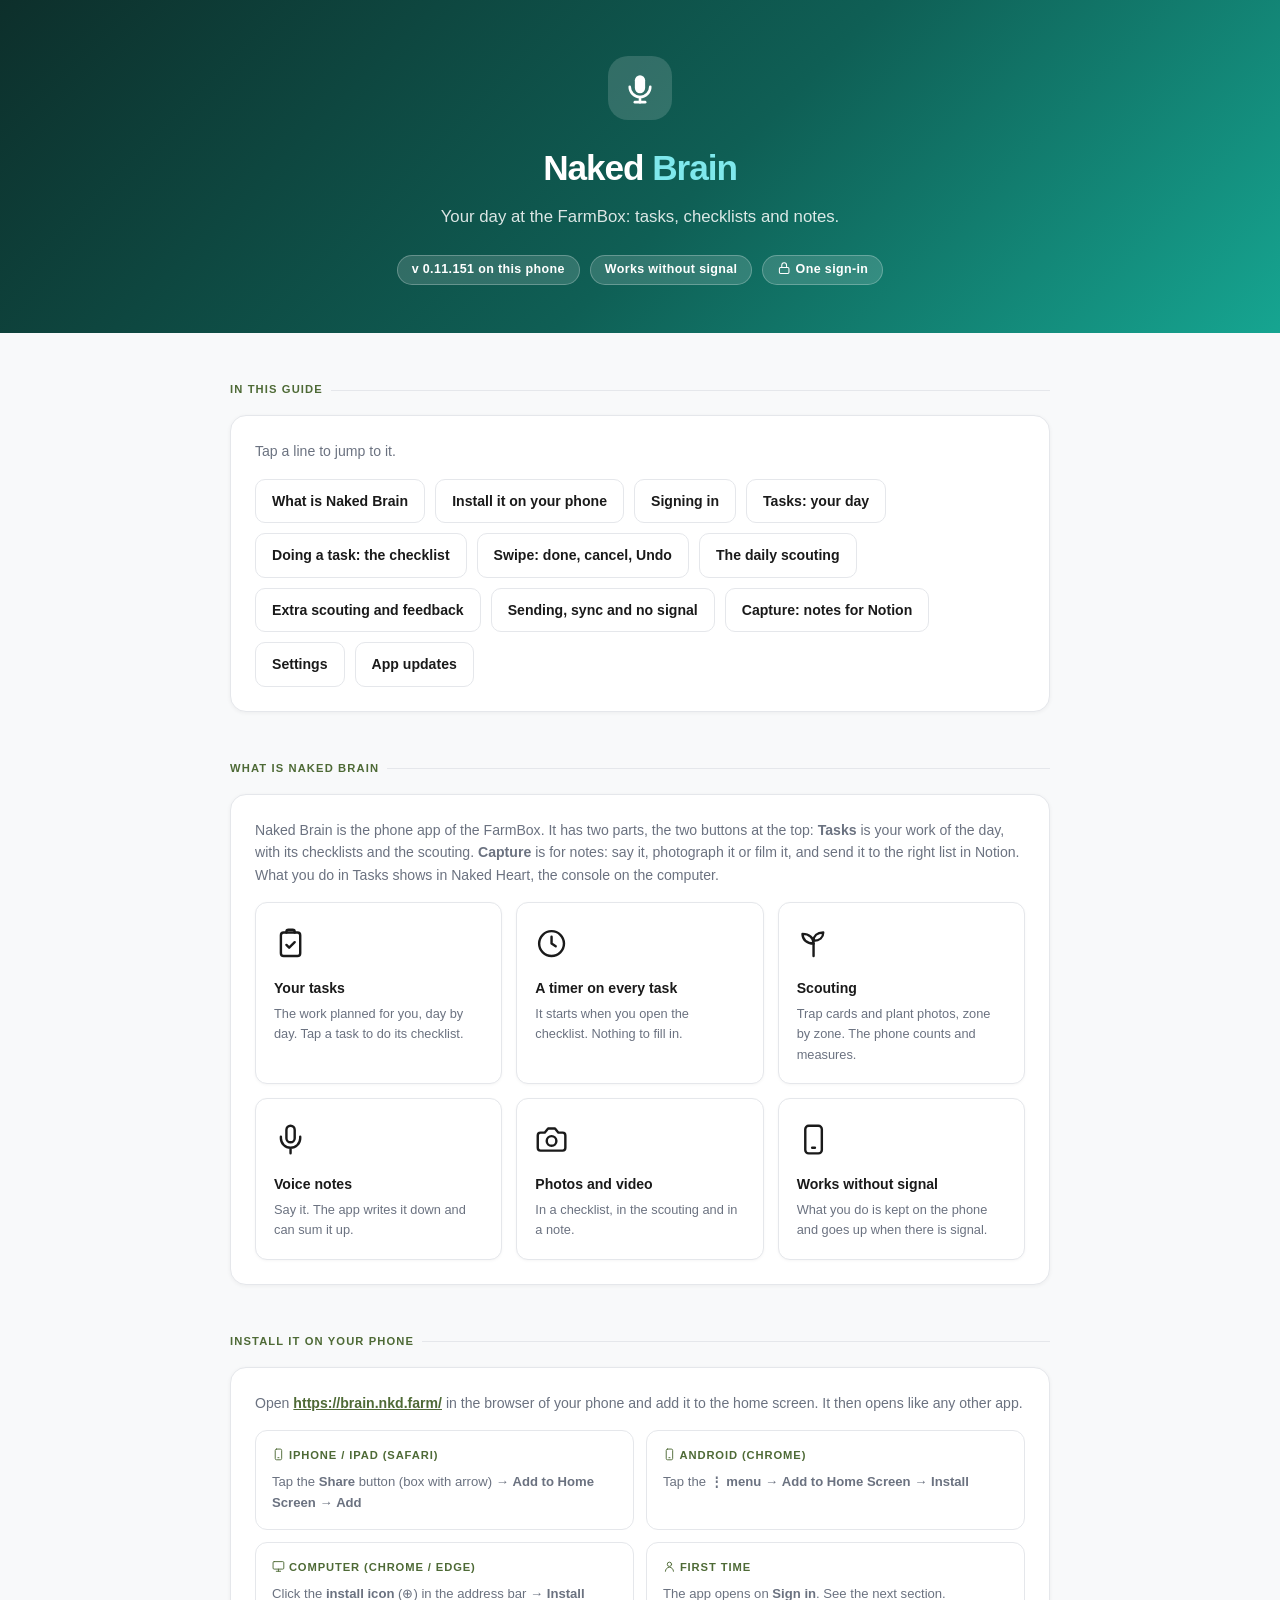
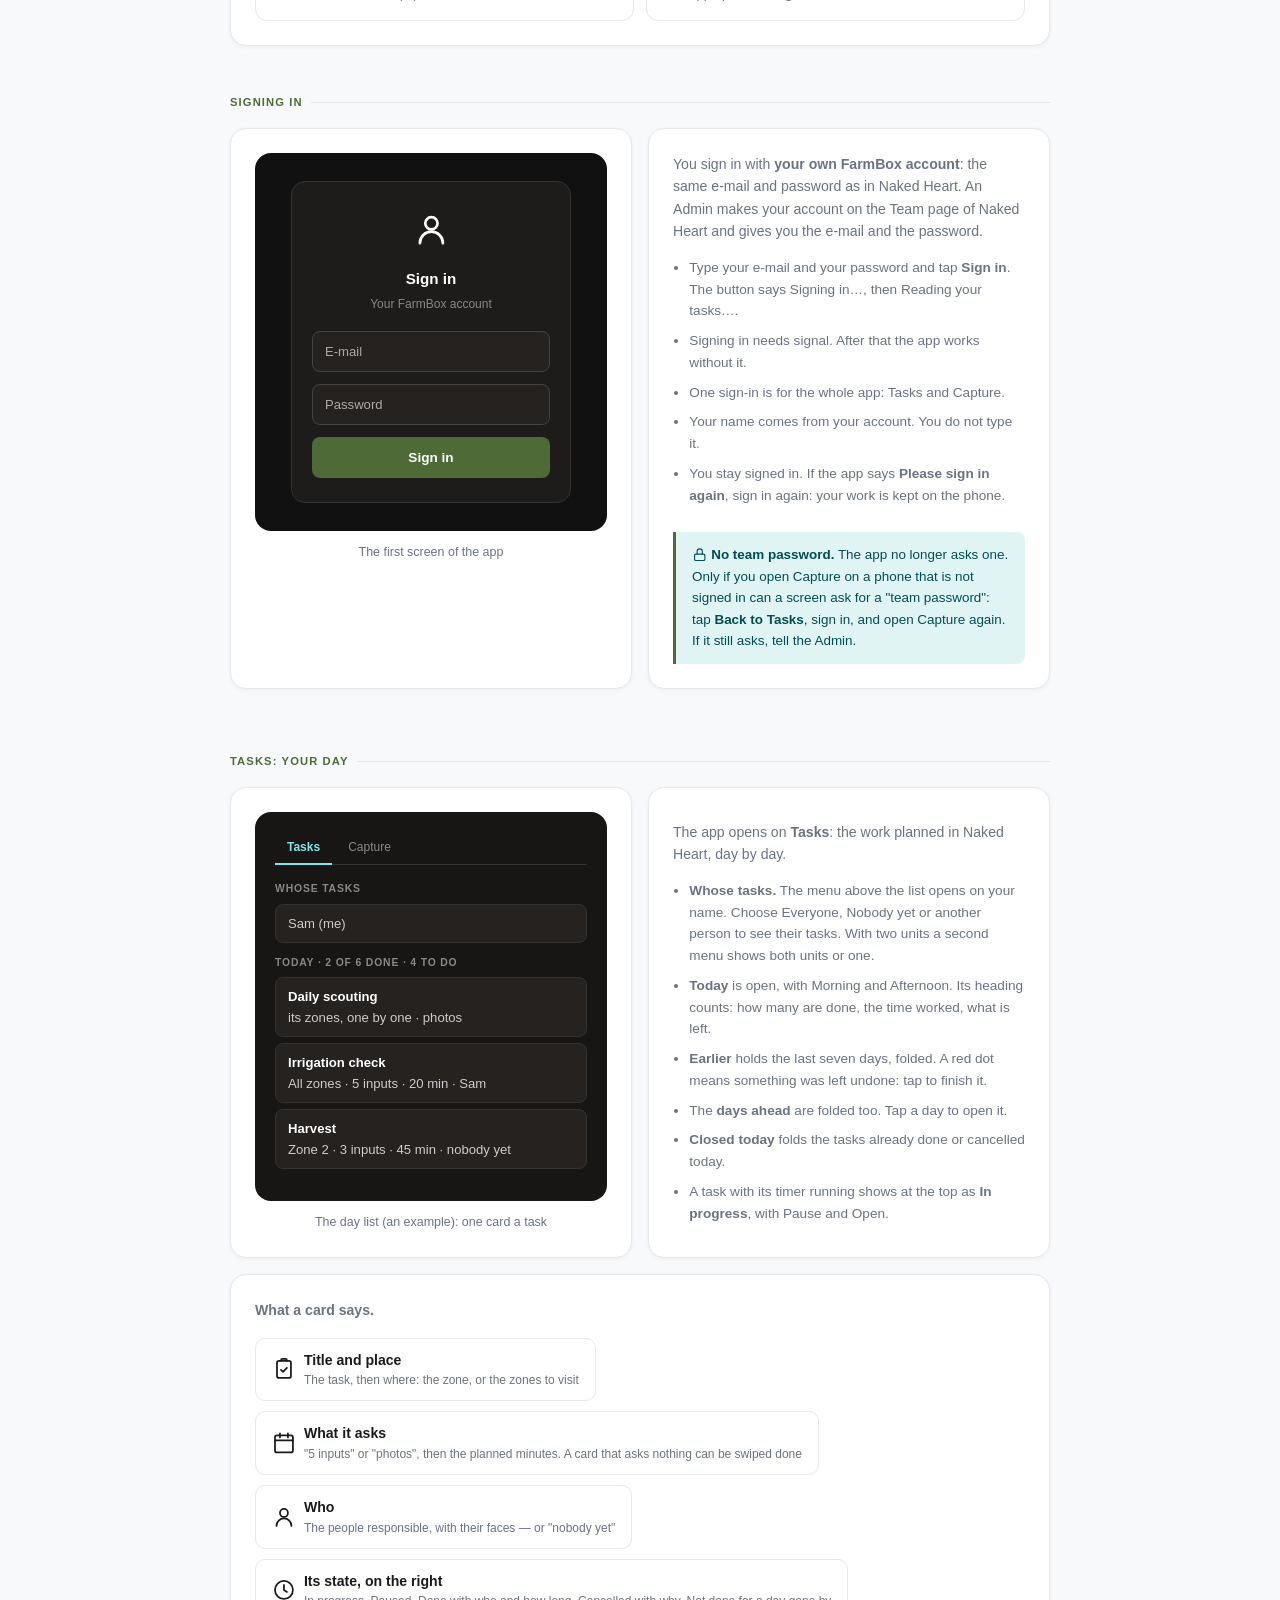
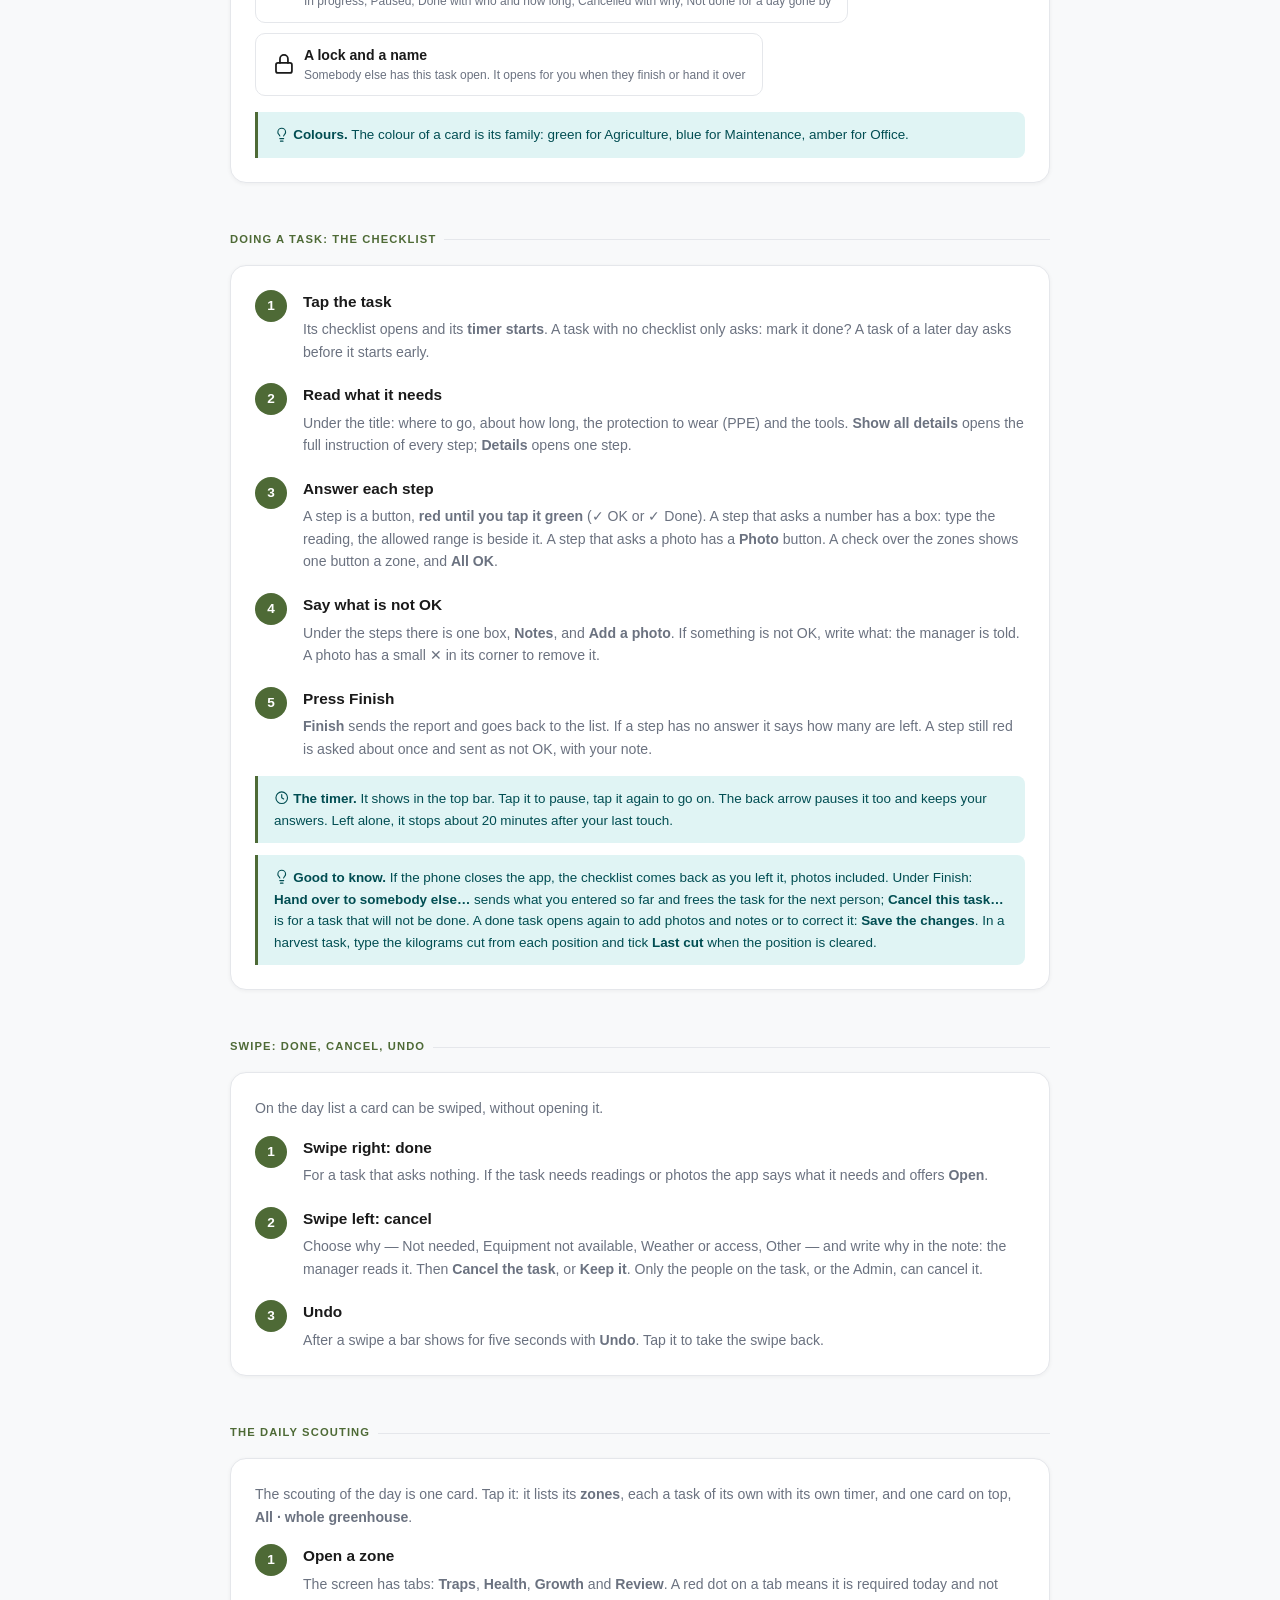
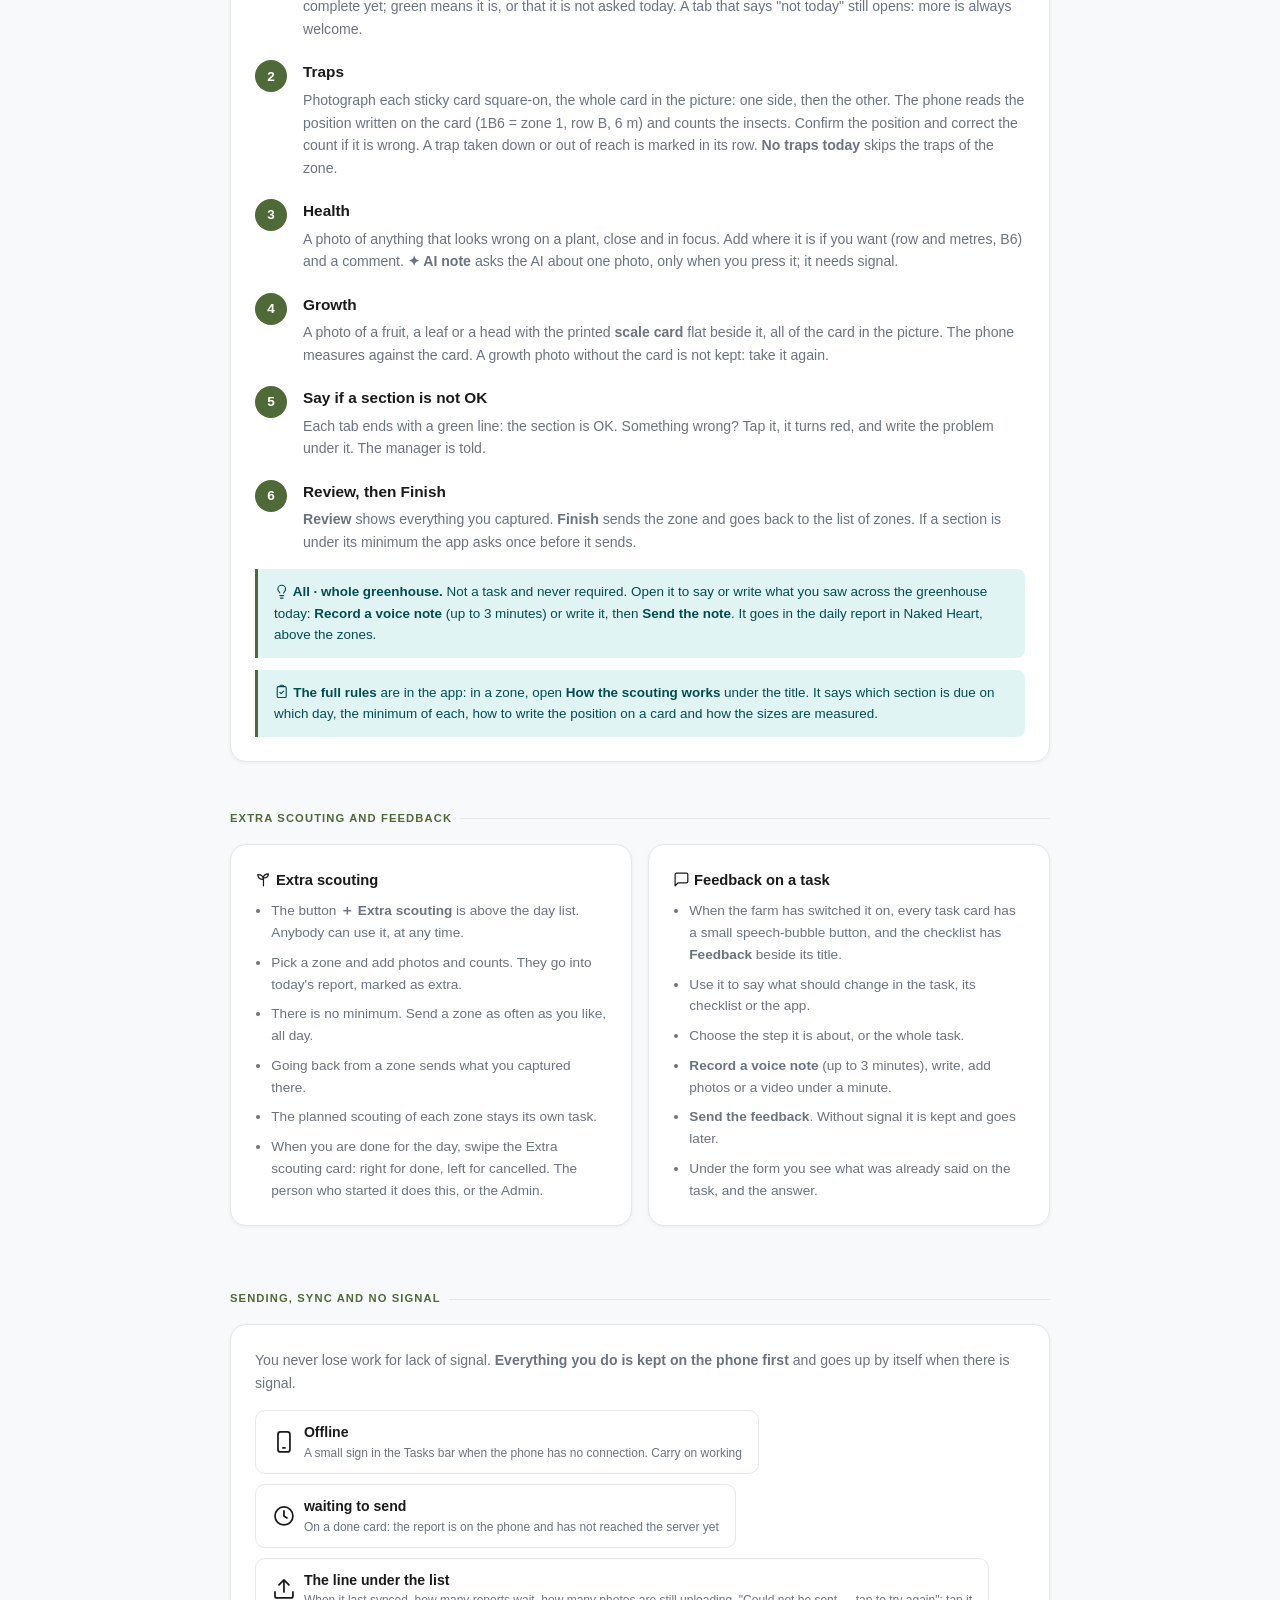
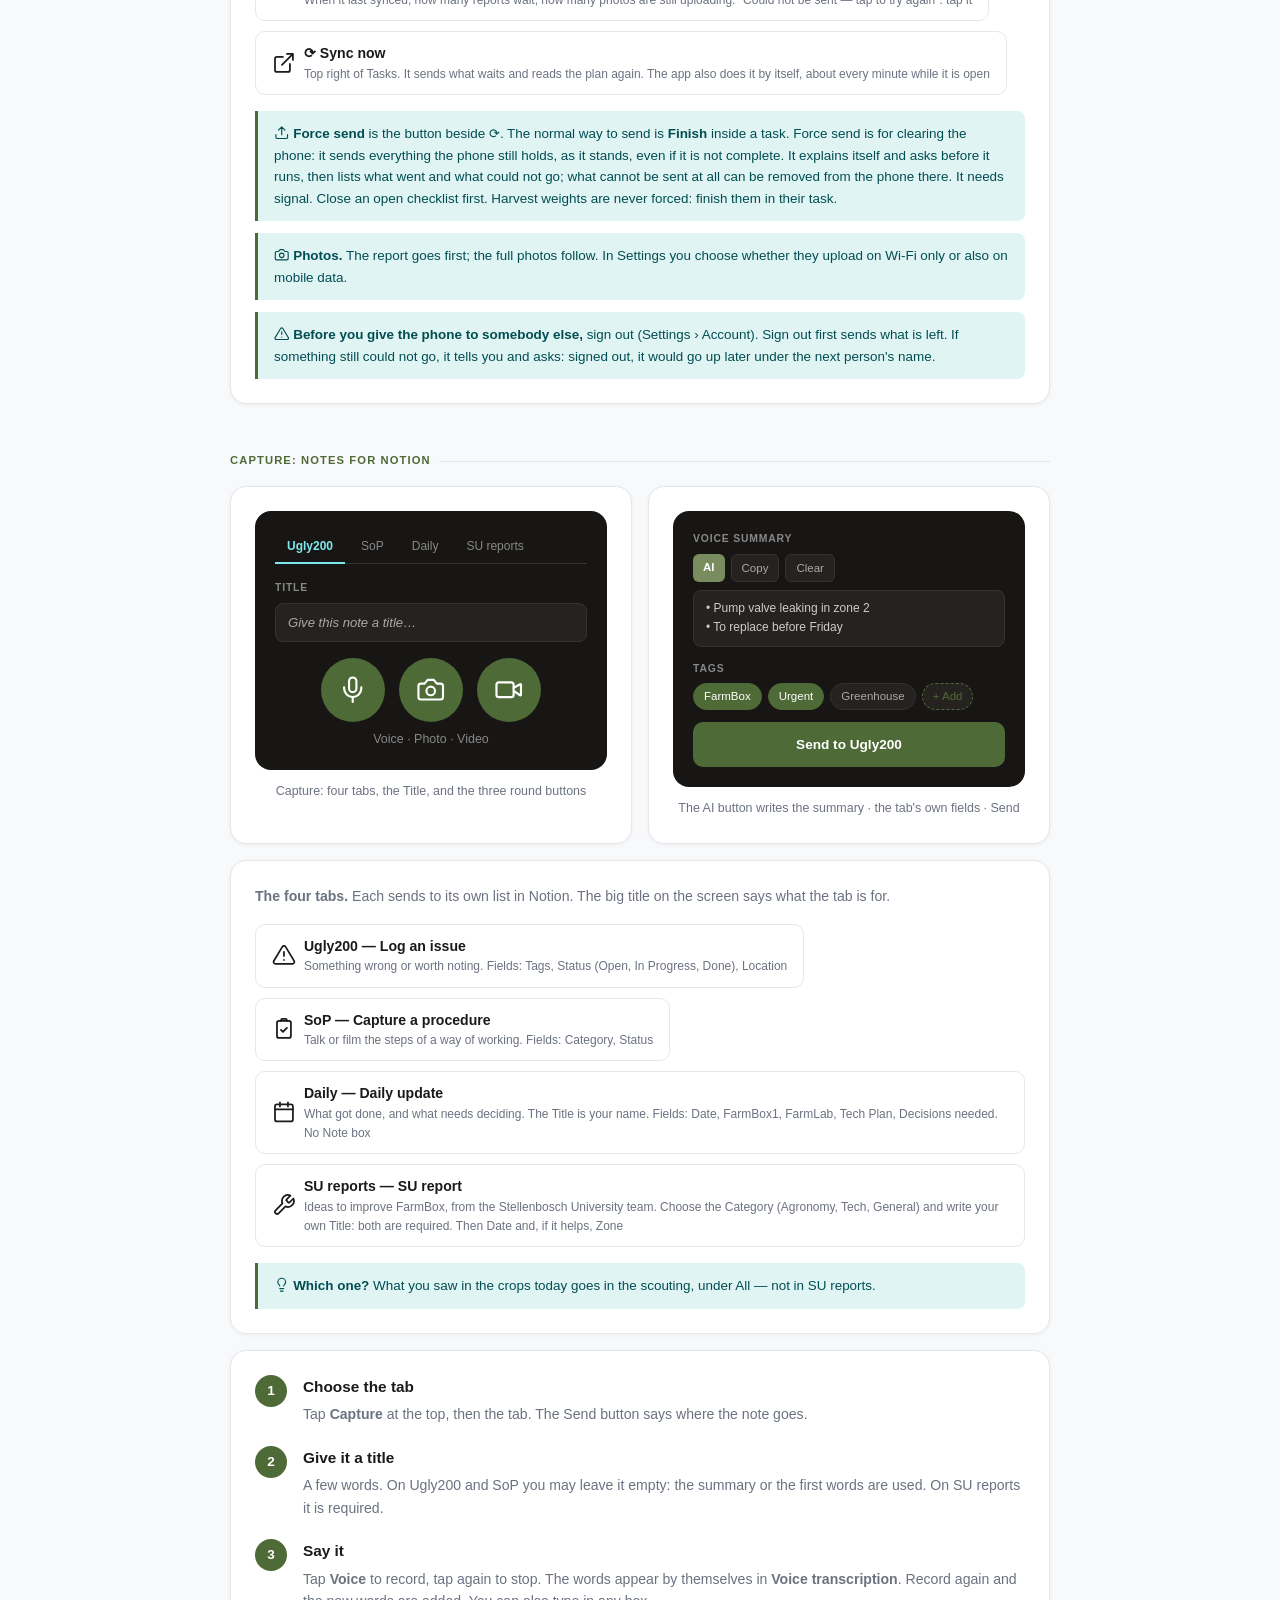
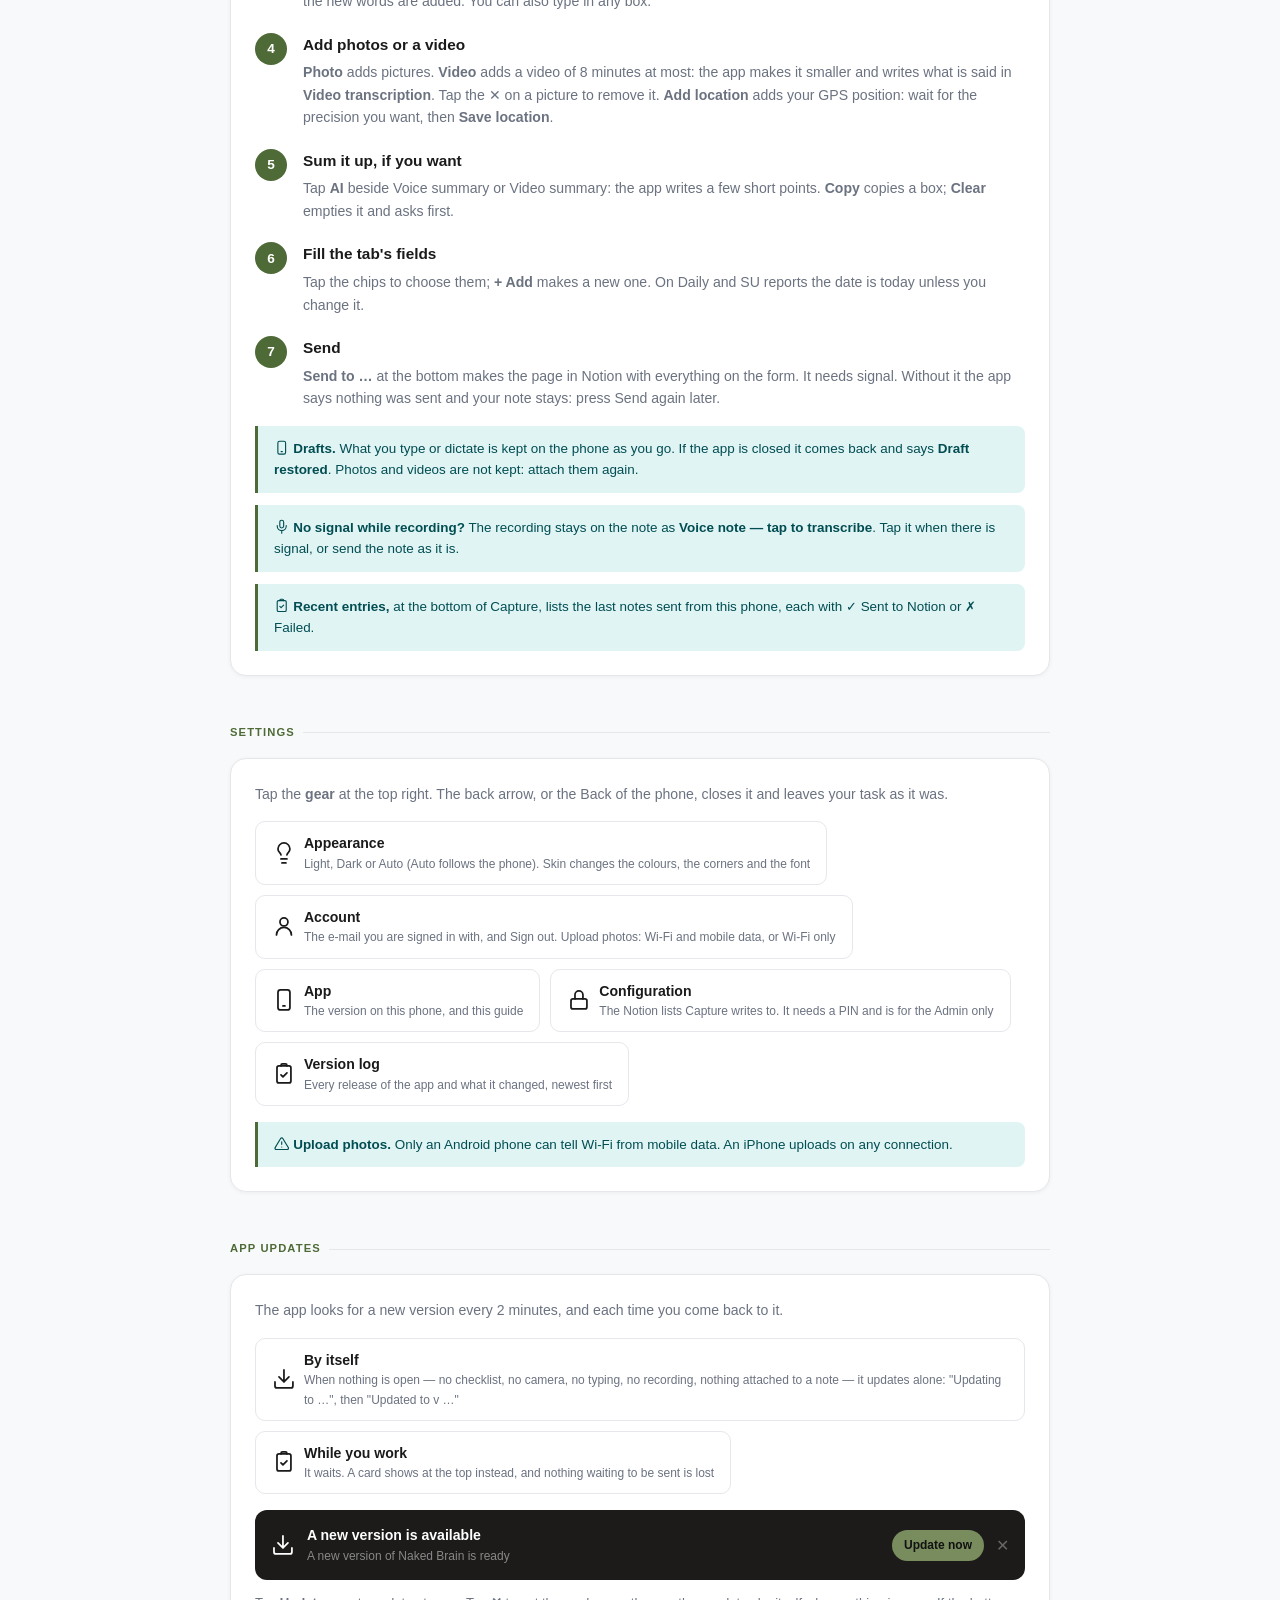
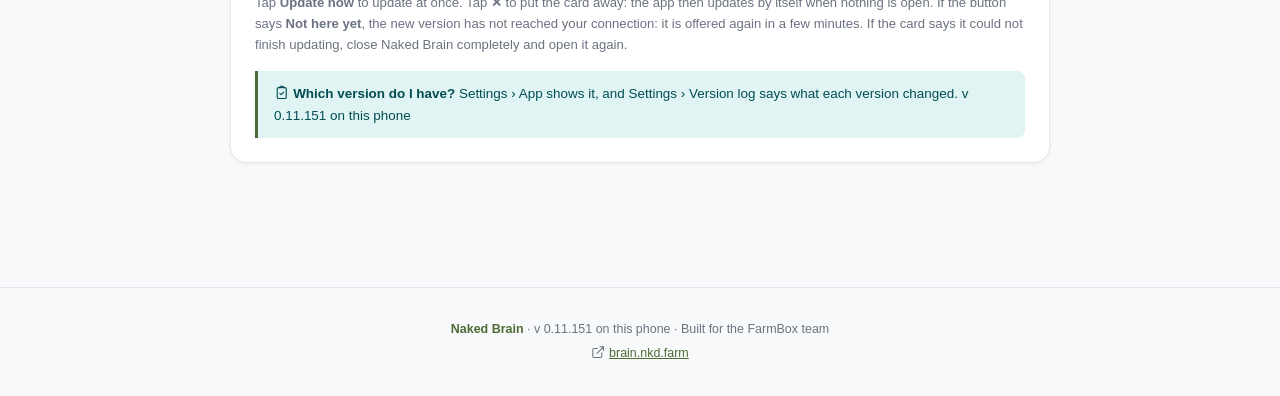
<file: guide.html>
<!DOCTYPE html>
<html lang="en">
<head>
<meta charset="UTF-8">
<meta name="viewport" content="width=device-width, initial-scale=1">
<title>Naked Brain — User Guide</title>
<style>
  :root {
    --primary: #4e6a36;
    --primary-light: #e0f4f4;
    --bg: #f8f9fa;
    --card: #ffffff;
    --text: #1a1a1a;
    --muted: #6b7280;
    --border: #e5e7eb;
    --code: #f3f4f6;
    --accent: #788c5d;
  }
  * { box-sizing: border-box; margin: 0; padding: 0; }
  body { font-family: -apple-system, BlinkMacSystemFont, 'Segoe UI', sans-serif; background: var(--bg); color: var(--text); line-height: 1.6; }

  /* HERO */
  .hero { background: linear-gradient(135deg, #0d2f2b 0%, #0f5f55 55%, #16a591 100%); color: #fff; padding: 56px 24px 48px; text-align: center; }
  .hero-logo { width: 64px; height: 64px; background: rgba(255,255,255,0.15); border-radius: 20px; display: flex; align-items: center; justify-content: center; margin: 0 auto 20px; }
  .hero h1 { font-size: 2.2rem; font-weight: 800; letter-spacing: -0.03em; margin-bottom: 8px; }
  .hero h1 span { color: #7fe8ec; }
  .hero p { font-size: 1.05rem; opacity: 0.85; max-width: 520px; margin: 0 auto 24px; }
  .hero-badges { display: flex; gap: 10px; justify-content: center; flex-wrap: wrap; }
  .ic { width: 1.15em; height: 1.15em; vertical-align: -0.2em; display: inline-block; flex: none; fill: none; stroke: currentColor; stroke-width: 1.75; stroke-linecap: round; stroke-linejoin: round; }
  .mock-logo, .mock-mic { color: #fff; }
  .badge { background: rgba(255,255,255,0.15); border: 1px solid rgba(255,255,255,0.25); border-radius: 99px; padding: 4px 14px; font-size: 0.78rem; font-weight: 600; letter-spacing: 0.03em; }

  /* LAYOUT */
  .page { max-width: 860px; margin: 0 auto; padding: 0 20px 60px; }

  /* SECTION */
  .section { margin-top: 48px; }
  .section-title { font-size: 0.7rem; font-weight: 700; text-transform: uppercase; letter-spacing: 0.1em; color: var(--primary); margin-bottom: 16px; display: flex; align-items: center; gap: 8px; }
  .section-title::after { content: ''; flex: 1; height: 1px; background: var(--border); }

  /* CARDS */
  .card { background: var(--card); border: 1px solid var(--border); border-radius: 16px; padding: 24px; margin-bottom: 16px; box-shadow: 0 1px 4px rgba(0,0,0,0.05); }
  .card-row { display: grid; grid-template-columns: 1fr 1fr; gap: 16px; }
  @media (max-width: 600px) { .card-row { grid-template-columns: 1fr; } }

  /* STEP */
  .step { display: flex; gap: 16px; align-items: flex-start; }
  .step-num { min-width: 32px; height: 32px; background: var(--primary); color: #fff; border-radius: 50%; display: flex; align-items: center; justify-content: center; font-size: 0.85rem; font-weight: 700; flex-shrink: 0; }
  .step-body h3 { font-size: 0.96rem; font-weight: 700; margin-bottom: 4px; }
  .step-body p { font-size: 0.88rem; color: var(--muted); }
  .steps { display: flex; flex-direction: column; gap: 20px; }

  /* FEATURE GRID */
  .features { display: grid; grid-template-columns: repeat(auto-fill, minmax(200px, 1fr)); gap: 14px; }
  .feature { background: var(--card); border: 1px solid var(--border); border-radius: 12px; padding: 18px; box-shadow: 0 1px 3px rgba(0,0,0,0.04); }
  .feature-icon { font-size: 1.8rem; margin-bottom: 10px; }
  .feature h3 { font-size: 0.88rem; font-weight: 700; margin-bottom: 4px; }
  .feature p { font-size: 0.8rem; color: var(--muted); }

  /* TAB PILLS */
  .tab-pills { display: flex; flex-wrap: wrap; gap: 10px; }
  .tab-pill { display: flex; align-items: center; gap: 8px; background: var(--card); border: 1px solid var(--border); border-radius: 10px; padding: 10px 16px; }
  .tab-pill-icon { font-size: 1.3rem; }
  .tab-pill-body { }
  .tab-pill-name { font-size: 0.88rem; font-weight: 700; }
  .tab-pill-desc { font-size: 0.75rem; color: var(--muted); }

  /* SCREENSHOT */
  .screenshot-wrap { background: #111; border-radius: 20px; padding: 12px; box-shadow: 0 8px 32px rgba(0,0,0,0.18); margin: 24px 0; overflow: hidden; }
  .screenshot-wrap img { width: 100%; border-radius: 12px; display: block; }
  .screenshot-caption { text-align: center; font-size: 0.78rem; color: var(--muted); margin-top: 10px; }

  /* MOCK UI */
  .mock { background: #171614; border-radius: 16px; padding: 20px; color: #fff; font-family: inherit; }
  .mock-header { display: flex; align-items: center; gap: 10px; margin-bottom: 16px; }
  .mock-logo { width: 36px; height: 36px; background: var(--primary); border-radius: 10px; display: flex; align-items: center; justify-content: center; font-size: 1.1rem; }
  .mock-title { font-weight: 800; font-size: 1rem; }
  .mock-title span { color: #7fe8ec; }
  .mock-tabs { display: flex; gap: 4px; border-bottom: 1px solid #333; margin-bottom: 16px; }
  .mock-tab { padding: 6px 12px; font-size: 0.75rem; color: #888; border-bottom: 2px solid transparent; margin-bottom: -1px; }
  .mock-tab.active { color: #7fe8ec; border-bottom-color: #7fe8ec; font-weight: 600; }
  .mock-field { margin-bottom: 12px; }
  .mock-label { font-size: 0.65rem; font-weight: 700; text-transform: uppercase; letter-spacing: 0.08em; color: #888; margin-bottom: 6px; }
  .mock-input { background: #252220; border: 1px solid #333; border-radius: 8px; padding: 8px 12px; font-size: 0.82rem; color: #aaa; font-style: italic; }
  .mock-btn-wrap { display: flex; justify-content: center; margin: 16px 0 8px; }
  .mock-mic { width: 64px; height: 64px; background: var(--primary); border-radius: 50%; display: flex; align-items: center; justify-content: center; font-size: 1.6rem; }
  .mock-status { text-align: center; font-size: 0.78rem; color: #888; margin-top: 8px; }
  .mock-send { background: var(--primary); border-radius: 10px; padding: 12px; text-align: center; font-size: 0.85rem; font-weight: 600; margin-top: 12px; }
  .mock-chips { display: flex; flex-wrap: wrap; gap: 6px; margin-top: 6px; }
  .mock-chip { background: #252220; border: 1px solid #333; border-radius: 99px; padding: 3px 10px; font-size: 0.72rem; color: #aaa; }
  .mock-chip.on { background: var(--primary); border-color: var(--primary); color: #fff; }

  /* PIN */
  .pin-box { background: #1e1c1a; border: 1px solid #333; border-radius: 12px; padding: 16px; text-align: center; }
  .pin-box p { font-size: 0.78rem; color: #888; margin-bottom: 10px; }
  .pin-input { display: inline-flex; gap: 8px; }
  .pin-dot { width: 12px; height: 12px; background: var(--primary); border-radius: 50%; }

  /* PASSWORD GATE MOCK */
  .pw-mock { background: #111; border-radius: 16px; padding: 28px 20px; text-align: center; color: #fff; }
  .pw-mock-card { background: #1e1c1a; border: 1px solid #333; border-radius: 14px; padding: 24px 20px; max-width: 280px; margin: 0 auto; }
  .pw-mock-icon { font-size: 2rem; margin-bottom: 10px; }
  .pw-mock-title { font-weight: 800; font-size: 0.95rem; margin-bottom: 4px; }
  .pw-mock-sub { font-size: 0.75rem; color: #888; margin-bottom: 16px; }
  .pw-mock-input { background: #252220; border: 1px solid #444; border-radius: 8px; padding: 9px 12px; font-size: 0.82rem; color: #aaa; text-align: left; margin-bottom: 12px; }
  .pw-mock-btn { background: var(--primary); border-radius: 8px; padding: 10px; font-size: 0.85rem; font-weight: 700; color: #fff; }

  /* TIP */
  .tip { background: var(--primary-light); border-left: 3px solid var(--primary); border-radius: 0 8px 8px 0; padding: 12px 16px; font-size: 0.84rem; color: #014d52; margin-top: 12px; }
  .tip strong { font-weight: 700; }

  /* INSTALL */
  .install-steps { display: grid; grid-template-columns: 1fr 1fr; gap: 12px; }
  @media (max-width: 500px) { .install-steps { grid-template-columns: 1fr; } }
  .install-step { background: var(--card); border: 1px solid var(--border); border-radius: 12px; padding: 16px; }
  .install-step .os { font-size: 0.7rem; font-weight: 700; text-transform: uppercase; letter-spacing: 0.08em; color: var(--primary); margin-bottom: 6px; }
  .install-step p { font-size: 0.82rem; color: var(--muted); }

  /* FOOTER */
  footer { text-align: center; padding: 32px 20px; font-size: 0.78rem; color: var(--muted); border-top: 1px solid var(--border); margin-top: 48px; }
  footer strong { color: var(--primary); }
</style>
</head>
<body>

<!-- HERO -->
<div class="hero">
  <div class="hero-logo">
    <svg width="36" height="36" viewBox="0 0 28 28" fill="none">
      <rect x="10" y="4" width="8" height="14" rx="4" fill="white"/>
      <path d="M6 13c0 4.418 3.582 8 8 8s8-3.582 8-8" stroke="white" stroke-width="2" stroke-linecap="round"/>
      <line x1="14" y1="21" x2="14" y2="25" stroke="white" stroke-width="2" stroke-linecap="round"/>
      <line x1="10" y1="25" x2="18" y2="25" stroke="white" stroke-width="2" stroke-linecap="round"/>
    </svg>
  </div>
  <h1>Naked <span>Brain</span></h1>
  <p>Your day at the FarmBox: tasks, checklists and notes.</p>
  <div class="hero-badges">
    <!-- the version is read from the app on this phone (the script at the end), never typed here -->
    <span class="badge" data-app-version>Version: see Settings › Version log</span>
    <span class="badge">Works without signal</span>
    <span class="badge"><svg class="ic" viewBox="0 0 24 24" aria-hidden="true"><rect x="4" y="11" width="16" height="10" rx="2"/><path d="M8 11V7a4 4 0 0 1 8 0v4"/></svg> One sign-in</span>
  </div>
</div>

<div class="page">

  <!-- CONTENTS -->
  <div class="section" id="contents">
    <div class="section-title">In this guide</div>
    <div class="card">
      <p style="font-size:0.88rem;color:var(--muted);margin-bottom:16px">Tap a line to jump to it.</p>
      <div class="tab-pills">
        <a class="tab-pill" href="#what" style="color:inherit;text-decoration:none"><span class="tab-pill-name">What is Naked Brain</span></a>
        <a class="tab-pill" href="#install" style="color:inherit;text-decoration:none"><span class="tab-pill-name">Install it on your phone</span></a>
        <a class="tab-pill" href="#signin" style="color:inherit;text-decoration:none"><span class="tab-pill-name">Signing in</span></a>
        <a class="tab-pill" href="#tasks" style="color:inherit;text-decoration:none"><span class="tab-pill-name">Tasks: your day</span></a>
        <a class="tab-pill" href="#checklist" style="color:inherit;text-decoration:none"><span class="tab-pill-name">Doing a task: the checklist</span></a>
        <a class="tab-pill" href="#swipe" style="color:inherit;text-decoration:none"><span class="tab-pill-name">Swipe: done, cancel, Undo</span></a>
        <a class="tab-pill" href="#scouting" style="color:inherit;text-decoration:none"><span class="tab-pill-name">The daily scouting</span></a>
        <a class="tab-pill" href="#extra" style="color:inherit;text-decoration:none"><span class="tab-pill-name">Extra scouting and feedback</span></a>
        <a class="tab-pill" href="#sending" style="color:inherit;text-decoration:none"><span class="tab-pill-name">Sending, sync and no signal</span></a>
        <a class="tab-pill" href="#capture" style="color:inherit;text-decoration:none"><span class="tab-pill-name">Capture: notes for Notion</span></a>
        <a class="tab-pill" href="#settings" style="color:inherit;text-decoration:none"><span class="tab-pill-name">Settings</span></a>
        <a class="tab-pill" href="#updates" style="color:inherit;text-decoration:none"><span class="tab-pill-name">App updates</span></a>
      </div>
    </div>
  </div>

  <!-- WHAT IS NAKED BRAIN -->
  <div class="section" id="what">
    <div class="section-title">What is Naked Brain</div>
    <div class="card">
      <p style="font-size:0.88rem;color:var(--muted);margin-bottom:16px">Naked Brain is the phone app of the FarmBox. It has two parts, the two buttons at the top: <strong>Tasks</strong> is your work of the day, with its checklists and the scouting. <strong>Capture</strong> is for notes: say it, photograph it or film it, and send it to the right list in Notion. What you do in Tasks shows in Naked Heart, the console on the computer.</p>
      <div class="features">
        <div class="feature"><div class="feature-icon"><svg class="ic" viewBox="0 0 24 24" aria-hidden="true"><rect x="5" y="4" width="14" height="17" rx="2"/><path d="M9 4V3.5A1.5 1.5 0 0 1 10.5 2h3A1.5 1.5 0 0 1 15 3.5V4"/><path d="m9 13 2 2 4-4"/></svg></div><h3>Your tasks</h3><p>The work planned for you, day by day. Tap a task to do its checklist.</p></div>
        <div class="feature"><div class="feature-icon"><svg class="ic" viewBox="0 0 24 24" aria-hidden="true"><circle cx="12" cy="12" r="9"/><path d="M12 7v5l3 2"/></svg></div><h3>A timer on every task</h3><p>It starts when you open the checklist. Nothing to fill in.</p></div>
        <div class="feature"><div class="feature-icon"><svg class="ic" viewBox="0 0 24 24" aria-hidden="true"><path d="M12 21v-9"/><path d="M12 12C12 8 9 5 4 5c0 4 3 7 8 7Z"/><path d="M12 10c0-3.5 2.5-6 7-6 0 3.5-2.5 6-7 6Z"/></svg></div><h3>Scouting</h3><p>Trap cards and plant photos, zone by zone. The phone counts and measures.</p></div>
        <div class="feature"><div class="feature-icon"><svg class="ic" viewBox="0 0 24 24" aria-hidden="true"><rect x="9" y="2" width="6" height="12" rx="3"/><path d="M19 10v1a7 7 0 0 1-14 0v-1M12 18v4"/></svg></div><h3>Voice notes</h3><p>Say it. The app writes it down and can sum it up.</p></div>
        <div class="feature"><div class="feature-icon"><svg class="ic" viewBox="0 0 24 24" aria-hidden="true"><path d="M14.5 4h-5L7 7H4a2 2 0 0 0-2 2v9a2 2 0 0 0 2 2h16a2 2 0 0 0 2-2V9a2 2 0 0 0-2-2h-3Z"/><circle cx="12" cy="13" r="3.5"/></svg></div><h3>Photos and video</h3><p>In a checklist, in the scouting and in a note.</p></div>
        <div class="feature"><div class="feature-icon"><svg class="ic" viewBox="0 0 24 24" aria-hidden="true"><rect x="6" y="2" width="12" height="20" rx="2.5"/><path d="M11 18h2"/></svg></div><h3>Works without signal</h3><p>What you do is kept on the phone and goes up when there is signal.</p></div>
      </div>
    </div>
  </div>

  <!-- INSTALL IT ON YOUR PHONE -->
  <div class="section" id="install">
    <div class="section-title">Install it on your phone</div>
    <div class="card">
      <p style="font-size:0.88rem;color:var(--muted);margin-bottom:16px">Open <a href="https://brain.nkd.farm/" style="color:var(--primary);font-weight:700;text-decoration:underline">https://brain.nkd.farm/</a> in the browser of your phone and add it to the home screen. It then opens like any other app.</p>
      <div class="install-steps">
        <div class="install-step">
          <div class="os"><svg class="ic" viewBox="0 0 24 24" aria-hidden="true"><rect x="6" y="2" width="12" height="20" rx="2.5"/><path d="M11 18h2"/></svg> iPhone / iPad (Safari)</div>
          <p>Tap the <strong>Share</strong> button (box with arrow) → <strong>Add to Home Screen</strong> → <strong>Add</strong></p>
        </div>
        <div class="install-step">
          <div class="os"><svg class="ic" viewBox="0 0 24 24" aria-hidden="true"><rect x="6" y="2" width="12" height="20" rx="2.5"/><path d="M11 18h2"/></svg> Android (Chrome)</div>
          <p>Tap the <strong>⋮ menu</strong> → <strong>Add to Home Screen</strong> → <strong>Install</strong></p>
        </div>
        <div class="install-step">
          <div class="os"><svg class="ic" viewBox="0 0 24 24" aria-hidden="true"><rect x="2" y="3" width="20" height="14" rx="2"/><path d="M8 21h8M12 17v4"/></svg> Computer (Chrome / Edge)</div>
          <p>Click the <strong>install icon</strong> (⊕) in the address bar → <strong>Install</strong></p>
        </div>
        <div class="install-step">
          <div class="os"><svg class="ic" viewBox="0 0 24 24" aria-hidden="true"><circle cx="12" cy="8" r="4"/><path d="M4.5 21a7.5 7.5 0 0 1 15 0"/></svg> First time</div>
          <p>The app opens on <strong>Sign in</strong>. See the next section.</p>
        </div>
      </div>
    </div>
  </div>

  <!-- SIGNING IN -->
  <div class="section" id="signin">
    <div class="section-title">Signing in</div>
    <div class="card-row">
      <div class="card">
        <div class="pw-mock">
          <div class="pw-mock-card">
            <div class="pw-mock-icon"><svg class="ic" viewBox="0 0 24 24" aria-hidden="true"><circle cx="12" cy="8" r="4"/><path d="M4.5 21a7.5 7.5 0 0 1 15 0"/></svg></div>
            <div class="pw-mock-title">Sign in</div>
            <div class="pw-mock-sub">Your FarmBox account</div>
            <div class="pw-mock-input">E-mail</div>
            <div class="pw-mock-input">Password</div>
            <div class="pw-mock-btn">Sign in</div>
          </div>
        </div>
        <p class="screenshot-caption" style="margin-top:12px">The first screen of the app</p>
      </div>
      <div class="card" style="display:flex;flex-direction:column;justify-content:center;gap:14px">
        <p style="font-size:0.88rem;color:var(--muted)">You sign in with <strong>your own FarmBox account</strong>: the same e-mail and password as in Naked Heart. An Admin makes your account on the Team page of Naked Heart and gives you the e-mail and the password.</p>
        <ul style="font-size:0.85rem;color:var(--muted);padding-left:1.2em;display:flex;flex-direction:column;gap:8px">
          <li>Type your e-mail and your password and tap <strong>Sign in</strong>. The button says Signing in…, then Reading your tasks….</li>
          <li>Signing in needs signal. After that the app works without it.</li>
          <li>One sign-in is for the whole app: Tasks and Capture.</li>
          <li>Your name comes from your account. You do not type it.</li>
          <li>You stay signed in. If the app says <strong>Please sign in again</strong>, sign in again: your work is kept on the phone.</li>
        </ul>
        <div class="tip"><strong><svg class="ic" viewBox="0 0 24 24" aria-hidden="true"><rect x="4" y="11" width="16" height="10" rx="2"/><path d="M8 11V7a4 4 0 0 1 8 0v4"/></svg> No team password.</strong> The app no longer asks one. Only if you open Capture on a phone that is not signed in can a screen ask for a "team password": tap <strong>Back to Tasks</strong>, sign in, and open Capture again. If it still asks, tell the Admin.</div>
      </div>
    </div>
  </div>

  <!-- TASKS: YOUR DAY -->
  <div class="section" id="tasks">
    <div class="section-title">Tasks: your day</div>
    <div class="card-row">
      <div class="card">
        <div class="mock">
          <div class="mock-tabs">
            <div class="mock-tab active">Tasks</div>
            <div class="mock-tab">Capture</div>
          </div>
          <div class="mock-field">
            <div class="mock-label">Whose tasks</div>
            <div class="mock-input" style="font-style:normal;color:#ccc">Sam (me)</div>
          </div>
          <div class="mock-field">
            <div class="mock-label">Today · 2 of 6 done · 4 to do</div>
            <div class="mock-input" style="font-style:normal;color:#ccc;margin-bottom:6px"><strong style="color:#fff">Daily scouting</strong><br>its zones, one by one · photos</div>
            <div class="mock-input" style="font-style:normal;color:#ccc;margin-bottom:6px"><strong style="color:#fff">Irrigation check</strong><br>All zones · 5 inputs · 20 min · Sam</div>
            <div class="mock-input" style="font-style:normal;color:#ccc"><strong style="color:#fff">Harvest</strong><br>Zone 2 · 3 inputs · 45 min · nobody yet</div>
          </div>
        </div>
        <p class="screenshot-caption" style="margin-top:12px">The day list (an example): one card a task</p>
      </div>
      <div class="card" style="display:flex;flex-direction:column;justify-content:center;gap:14px">
        <p style="font-size:0.88rem;color:var(--muted)">The app opens on <strong>Tasks</strong>: the work planned in Naked Heart, day by day.</p>
        <ul style="font-size:0.85rem;color:var(--muted);padding-left:1.2em;display:flex;flex-direction:column;gap:8px">
          <li><strong>Whose tasks.</strong> The menu above the list opens on your name. Choose Everyone, Nobody yet or another person to see their tasks. With two units a second menu shows both units or one.</li>
          <li><strong>Today</strong> is open, with Morning and Afternoon. Its heading counts: how many are done, the time worked, what is left.</li>
          <li><strong>Earlier</strong> holds the last seven days, folded. A red dot means something was left undone: tap to finish it.</li>
          <li>The <strong>days ahead</strong> are folded too. Tap a day to open it.</li>
          <li><strong>Closed today</strong> folds the tasks already done or cancelled today.</li>
          <li>A task with its timer running shows at the top as <strong>In progress</strong>, with Pause and Open.</li>
        </ul>
      </div>
    </div>
    <div class="card">
      <p style="font-size:0.88rem;color:var(--muted);margin-bottom:16px"><strong>What a card says.</strong></p>
      <div class="tab-pills">
        <div class="tab-pill">
          <div class="tab-pill-icon"><svg class="ic" viewBox="0 0 24 24" aria-hidden="true"><rect x="5" y="4" width="14" height="17" rx="2"/><path d="M9 4V3.5A1.5 1.5 0 0 1 10.5 2h3A1.5 1.5 0 0 1 15 3.5V4"/><path d="m9 13 2 2 4-4"/></svg></div>
          <div class="tab-pill-body">
            <div class="tab-pill-name">Title and place</div>
            <div class="tab-pill-desc">The task, then where: the zone, or the zones to visit</div>
          </div>
        </div>
        <div class="tab-pill">
          <div class="tab-pill-icon"><svg class="ic" viewBox="0 0 24 24" aria-hidden="true"><rect x="3" y="4.5" width="18" height="17" rx="2"/><path d="M3 9.5h18M8 2.5v4M16 2.5v4"/></svg></div>
          <div class="tab-pill-body">
            <div class="tab-pill-name">What it asks</div>
            <div class="tab-pill-desc">"5 inputs" or "photos", then the planned minutes. A card that asks nothing can be swiped done</div>
          </div>
        </div>
        <div class="tab-pill">
          <div class="tab-pill-icon"><svg class="ic" viewBox="0 0 24 24" aria-hidden="true"><circle cx="12" cy="8" r="4"/><path d="M4.5 21a7.5 7.5 0 0 1 15 0"/></svg></div>
          <div class="tab-pill-body">
            <div class="tab-pill-name">Who</div>
            <div class="tab-pill-desc">The people responsible, with their faces — or "nobody yet"</div>
          </div>
        </div>
        <div class="tab-pill">
          <div class="tab-pill-icon"><svg class="ic" viewBox="0 0 24 24" aria-hidden="true"><circle cx="12" cy="12" r="9"/><path d="M12 7v5l3 2"/></svg></div>
          <div class="tab-pill-body">
            <div class="tab-pill-name">Its state, on the right</div>
            <div class="tab-pill-desc">In progress, Paused, Done with who and how long, Cancelled with why, Not done for a day gone by</div>
          </div>
        </div>
        <div class="tab-pill">
          <div class="tab-pill-icon"><svg class="ic" viewBox="0 0 24 24" aria-hidden="true"><rect x="4" y="11" width="16" height="10" rx="2"/><path d="M8 11V7a4 4 0 0 1 8 0v4"/></svg></div>
          <div class="tab-pill-body">
            <div class="tab-pill-name">A lock and a name</div>
            <div class="tab-pill-desc">Somebody else has this task open. It opens for you when they finish or hand it over</div>
          </div>
        </div>
      </div>
      <div class="tip" style="margin-top:16px"><strong><svg class="ic" viewBox="0 0 24 24" aria-hidden="true"><path d="M15 14c.2-1 .7-1.7 1.5-2.5A5.6 5.6 0 0 0 18 8 6 6 0 0 0 6 8c0 1 .2 2.2 1.5 3.5.7.7 1.3 1.5 1.5 2.5"/><path d="M9 18h6M10 22h4"/></svg> Colours.</strong> The colour of a card is its family: green for Agriculture, blue for Maintenance, amber for Office.</div>
    </div>
  </div>

  <!-- DOING A TASK: THE CHECKLIST -->
  <div class="section" id="checklist">
    <div class="section-title">Doing a task: the checklist</div>
    <div class="card">
      <div class="steps">
        <div class="step">
          <div class="step-num">1</div>
          <div class="step-body">
            <h3>Tap the task</h3>
            <p>Its checklist opens and its <strong>timer starts</strong>. A task with no checklist only asks: mark it done? A task of a later day asks before it starts early.</p>
          </div>
        </div>
        <div class="step">
          <div class="step-num">2</div>
          <div class="step-body">
            <h3>Read what it needs</h3>
            <p>Under the title: where to go, about how long, the protection to wear (PPE) and the tools. <strong>Show all details</strong> opens the full instruction of every step; <strong>Details</strong> opens one step.</p>
          </div>
        </div>
        <div class="step">
          <div class="step-num">3</div>
          <div class="step-body">
            <h3>Answer each step</h3>
            <p>A step is a button, <strong>red until you tap it green</strong> (✓ OK or ✓ Done). A step that asks a number has a box: type the reading, the allowed range is beside it. A step that asks a photo has a <strong>Photo</strong> button. A check over the zones shows one button a zone, and <strong>All OK</strong>.</p>
          </div>
        </div>
        <div class="step">
          <div class="step-num">4</div>
          <div class="step-body">
            <h3>Say what is not OK</h3>
            <p>Under the steps there is one box, <strong>Notes</strong>, and <strong>Add a photo</strong>. If something is not OK, write what: the manager is told. A photo has a small ✕ in its corner to remove it.</p>
          </div>
        </div>
        <div class="step">
          <div class="step-num">5</div>
          <div class="step-body">
            <h3>Press Finish</h3>
            <p><strong>Finish</strong> sends the report and goes back to the list. If a step has no answer it says how many are left. A step still red is asked about once and sent as not OK, with your note.</p>
          </div>
        </div>
      </div>
      <div class="tip" style="margin-top:16px"><strong><svg class="ic" viewBox="0 0 24 24" aria-hidden="true"><circle cx="12" cy="12" r="9"/><path d="M12 7v5l3 2"/></svg> The timer.</strong> It shows in the top bar. Tap it to pause, tap it again to go on. The back arrow pauses it too and keeps your answers. Left alone, it stops about 20 minutes after your last touch.</div>
      <div class="tip"><strong><svg class="ic" viewBox="0 0 24 24" aria-hidden="true"><path d="M15 14c.2-1 .7-1.7 1.5-2.5A5.6 5.6 0 0 0 18 8 6 6 0 0 0 6 8c0 1 .2 2.2 1.5 3.5.7.7 1.3 1.5 1.5 2.5"/><path d="M9 18h6M10 22h4"/></svg> Good to know.</strong> If the phone closes the app, the checklist comes back as you left it, photos included. Under Finish: <strong>Hand over to somebody else…</strong> sends what you entered so far and frees the task for the next person; <strong>Cancel this task…</strong> is for a task that will not be done. A done task opens again to add photos and notes or to correct it: <strong>Save the changes</strong>. In a harvest task, type the kilograms cut from each position and tick <strong>Last cut</strong> when the position is cleared.</div>
    </div>
  </div>

  <!-- SWIPE: DONE, CANCEL, UNDO -->
  <div class="section" id="swipe">
    <div class="section-title">Swipe: done, cancel, Undo</div>
    <div class="card">
      <p style="font-size:0.88rem;color:var(--muted);margin-bottom:16px">On the day list a card can be swiped, without opening it.</p>
      <div class="steps">
        <div class="step">
          <div class="step-num">1</div>
          <div class="step-body">
            <h3>Swipe right: done</h3>
            <p>For a task that asks nothing. If the task needs readings or photos the app says what it needs and offers <strong>Open</strong>.</p>
          </div>
        </div>
        <div class="step">
          <div class="step-num">2</div>
          <div class="step-body">
            <h3>Swipe left: cancel</h3>
            <p>Choose why — Not needed, Equipment not available, Weather or access, Other — and write why in the note: the manager reads it. Then <strong>Cancel the task</strong>, or <strong>Keep it</strong>. Only the people on the task, or the Admin, can cancel it.</p>
          </div>
        </div>
        <div class="step">
          <div class="step-num">3</div>
          <div class="step-body">
            <h3>Undo</h3>
            <p>After a swipe a bar shows for five seconds with <strong>Undo</strong>. Tap it to take the swipe back.</p>
          </div>
        </div>
      </div>
    </div>
  </div>

  <!-- THE DAILY SCOUTING -->
  <div class="section" id="scouting">
    <div class="section-title">The daily scouting</div>
    <div class="card">
      <p style="font-size:0.88rem;color:var(--muted);margin-bottom:16px">The scouting of the day is one card. Tap it: it lists its <strong>zones</strong>, each a task of its own with its own timer, and one card on top, <strong>All · whole greenhouse</strong>.</p>
      <div class="steps">
        <div class="step">
          <div class="step-num">1</div>
          <div class="step-body">
            <h3>Open a zone</h3>
            <p>The screen has tabs: <strong>Traps</strong>, <strong>Health</strong>, <strong>Growth</strong> and <strong>Review</strong>. A red dot on a tab means it is required today and not complete yet; green means it is, or that it is not asked today. A tab that says "not today" still opens: more is always welcome.</p>
          </div>
        </div>
        <div class="step">
          <div class="step-num">2</div>
          <div class="step-body">
            <h3>Traps</h3>
            <p>Photograph each sticky card square-on, the whole card in the picture: one side, then the other. The phone reads the position written on the card (1B6 = zone 1, row B, 6 m) and counts the insects. Confirm the position and correct the count if it is wrong. A trap taken down or out of reach is marked in its row. <strong>No traps today</strong> skips the traps of the zone.</p>
          </div>
        </div>
        <div class="step">
          <div class="step-num">3</div>
          <div class="step-body">
            <h3>Health</h3>
            <p>A photo of anything that looks wrong on a plant, close and in focus. Add where it is if you want (row and metres, B6) and a comment. <strong>✦ AI note</strong> asks the AI about one photo, only when you press it; it needs signal.</p>
          </div>
        </div>
        <div class="step">
          <div class="step-num">4</div>
          <div class="step-body">
            <h3>Growth</h3>
            <p>A photo of a fruit, a leaf or a head with the printed <strong>scale card</strong> flat beside it, all of the card in the picture. The phone measures against the card. A growth photo without the card is not kept: take it again.</p>
          </div>
        </div>
        <div class="step">
          <div class="step-num">5</div>
          <div class="step-body">
            <h3>Say if a section is not OK</h3>
            <p>Each tab ends with a green line: the section is OK. Something wrong? Tap it, it turns red, and write the problem under it. The manager is told.</p>
          </div>
        </div>
        <div class="step">
          <div class="step-num">6</div>
          <div class="step-body">
            <h3>Review, then Finish</h3>
            <p><strong>Review</strong> shows everything you captured. <strong>Finish</strong> sends the zone and goes back to the list of zones. If a section is under its minimum the app asks once before it sends.</p>
          </div>
        </div>
      </div>
      <div class="tip" style="margin-top:16px"><strong><svg class="ic" viewBox="0 0 24 24" aria-hidden="true"><path d="M15 14c.2-1 .7-1.7 1.5-2.5A5.6 5.6 0 0 0 18 8 6 6 0 0 0 6 8c0 1 .2 2.2 1.5 3.5.7.7 1.3 1.5 1.5 2.5"/><path d="M9 18h6M10 22h4"/></svg> All · whole greenhouse.</strong> Not a task and never required. Open it to say or write what you saw across the greenhouse today: <strong>Record a voice note</strong> (up to 3 minutes) or write it, then <strong>Send the note</strong>. It goes in the daily report in Naked Heart, above the zones.</div>
      <div class="tip"><strong><svg class="ic" viewBox="0 0 24 24" aria-hidden="true"><rect x="5" y="4" width="14" height="17" rx="2"/><path d="M9 4V3.5A1.5 1.5 0 0 1 10.5 2h3A1.5 1.5 0 0 1 15 3.5V4"/><path d="m9 13 2 2 4-4"/></svg> The full rules</strong> are in the app: in a zone, open <strong>How the scouting works</strong> under the title. It says which section is due on which day, the minimum of each, how to write the position on a card and how the sizes are measured.</div>
    </div>
  </div>

  <!-- EXTRA SCOUTING AND FEEDBACK -->
  <div class="section" id="extra">
    <div class="section-title">Extra scouting and feedback</div>
    <div class="card-row">
      <div class="card">
        <p style="font-size:0.92rem;font-weight:700;margin-bottom:8px"><svg class="ic" viewBox="0 0 24 24" aria-hidden="true"><path d="M12 21v-9"/><path d="M12 12C12 8 9 5 4 5c0 4 3 7 8 7Z"/><path d="M12 10c0-3.5 2.5-6 7-6 0 3.5-2.5 6-7 6Z"/></svg> Extra scouting</p>
        <ul style="font-size:0.85rem;color:var(--muted);padding-left:1.2em;display:flex;flex-direction:column;gap:8px">
          <li>The button <strong>＋ Extra scouting</strong> is above the day list. Anybody can use it, at any time.</li>
          <li>Pick a zone and add photos and counts. They go into today's report, marked as extra.</li>
          <li>There is no minimum. Send a zone as often as you like, all day.</li>
          <li>Going back from a zone sends what you captured there.</li>
          <li>The planned scouting of each zone stays its own task.</li>
          <li>When you are done for the day, swipe the Extra scouting card: right for done, left for cancelled. The person who started it does this, or the Admin.</li>
        </ul>
      </div>
      <div class="card">
        <p style="font-size:0.92rem;font-weight:700;margin-bottom:8px"><svg class="ic" viewBox="0 0 24 24" aria-hidden="true"><path d="M21 15a2 2 0 0 1-2 2H7l-4 4V5a2 2 0 0 1 2-2h14a2 2 0 0 1 2 2Z"/></svg> Feedback on a task</p>
        <ul style="font-size:0.85rem;color:var(--muted);padding-left:1.2em;display:flex;flex-direction:column;gap:8px">
          <li>When the farm has switched it on, every task card has a small speech-bubble button, and the checklist has <strong>Feedback</strong> beside its title.</li>
          <li>Use it to say what should change in the task, its checklist or the app.</li>
          <li>Choose the step it is about, or the whole task.</li>
          <li><strong>Record a voice note</strong> (up to 3 minutes), write, add photos or a video under a minute.</li>
          <li><strong>Send the feedback</strong>. Without signal it is kept and goes later.</li>
          <li>Under the form you see what was already said on the task, and the answer.</li>
        </ul>
      </div>
    </div>
  </div>

  <!-- SENDING, SYNC AND NO SIGNAL -->
  <div class="section" id="sending">
    <div class="section-title">Sending, sync and no signal</div>
    <div class="card">
      <p style="font-size:0.88rem;color:var(--muted);margin-bottom:16px">You never lose work for lack of signal. <strong>Everything you do is kept on the phone first</strong> and goes up by itself when there is signal.</p>
      <div class="tab-pills">
        <div class="tab-pill">
          <div class="tab-pill-icon"><svg class="ic" viewBox="0 0 24 24" aria-hidden="true"><rect x="6" y="2" width="12" height="20" rx="2.5"/><path d="M11 18h2"/></svg></div>
          <div class="tab-pill-body">
            <div class="tab-pill-name">Offline</div>
            <div class="tab-pill-desc">A small sign in the Tasks bar when the phone has no connection. Carry on working</div>
          </div>
        </div>
        <div class="tab-pill">
          <div class="tab-pill-icon"><svg class="ic" viewBox="0 0 24 24" aria-hidden="true"><circle cx="12" cy="12" r="9"/><path d="M12 7v5l3 2"/></svg></div>
          <div class="tab-pill-body">
            <div class="tab-pill-name">waiting to send</div>
            <div class="tab-pill-desc">On a done card: the report is on the phone and has not reached the server yet</div>
          </div>
        </div>
        <div class="tab-pill">
          <div class="tab-pill-icon"><svg class="ic" viewBox="0 0 24 24" aria-hidden="true"><path d="M21 15v4a2 2 0 0 1-2 2H5a2 2 0 0 1-2-2v-4"/><path d="m17 8-5-5-5 5M12 3v12"/></svg></div>
          <div class="tab-pill-body">
            <div class="tab-pill-name">The line under the list</div>
            <div class="tab-pill-desc">When it last synced, how many reports wait, how many photos are still uploading. "Could not be sent — tap to try again": tap it</div>
          </div>
        </div>
        <div class="tab-pill">
          <div class="tab-pill-icon"><svg class="ic" viewBox="0 0 24 24" aria-hidden="true"><path d="M15 3h6v6M10 14 21 3"/><path d="M18 13v6a2 2 0 0 1-2 2H5a2 2 0 0 1-2-2V8a2 2 0 0 1 2-2h6"/></svg></div>
          <div class="tab-pill-body">
            <div class="tab-pill-name">⟳ Sync now</div>
            <div class="tab-pill-desc">Top right of Tasks. It sends what waits and reads the plan again. The app also does it by itself, about every minute while it is open</div>
          </div>
        </div>
      </div>
      <div class="tip" style="margin-top:16px"><strong><svg class="ic" viewBox="0 0 24 24" aria-hidden="true"><path d="M21 15v4a2 2 0 0 1-2 2H5a2 2 0 0 1-2-2v-4"/><path d="m17 8-5-5-5 5M12 3v12"/></svg> Force send</strong> is the button beside ⟳. The normal way to send is <strong>Finish</strong> inside a task. Force send is for clearing the phone: it sends everything the phone still holds, as it stands, even if it is not complete. It explains itself and asks before it runs, then lists what went and what could not go; what cannot be sent at all can be removed from the phone there. It needs signal. Close an open checklist first. Harvest weights are never forced: finish them in their task.</div>
      <div class="tip"><strong><svg class="ic" viewBox="0 0 24 24" aria-hidden="true"><path d="M14.5 4h-5L7 7H4a2 2 0 0 0-2 2v9a2 2 0 0 0 2 2h16a2 2 0 0 0 2-2V9a2 2 0 0 0-2-2h-3Z"/><circle cx="12" cy="13" r="3.5"/></svg> Photos.</strong> The report goes first; the full photos follow. In Settings you choose whether they upload on Wi-Fi only or also on mobile data.</div>
      <div class="tip"><strong><svg class="ic" viewBox="0 0 24 24" aria-hidden="true"><path d="M10.3 3.9 1.8 18a2 2 0 0 0 1.7 3h17a2 2 0 0 0 1.7-3L13.7 3.9a2 2 0 0 0-3.4 0Z"/><path d="M12 9v4M12 17h.01"/></svg> Before you give the phone to somebody else,</strong> sign out (Settings › Account). Sign out first sends what is left. If something still could not go, it tells you and asks: signed out, it would go up later under the next person's name.</div>
    </div>
  </div>

  <!-- CAPTURE: NOTES FOR NOTION -->
  <div class="section" id="capture">
    <div class="section-title">Capture: notes for Notion</div>
    <div class="card-row">
      <div class="card">
        <div class="mock">
          <div class="mock-tabs">
            <div class="mock-tab active">Ugly200</div>
            <div class="mock-tab">SoP</div>
            <div class="mock-tab">Daily</div>
            <div class="mock-tab">SU reports</div>
          </div>
          <div class="mock-field">
            <div class="mock-label">Title</div>
            <div class="mock-input">Give this note a title…</div>
          </div>
          <div class="mock-btn-wrap" style="gap:14px"><div class="mock-mic"><svg class="ic" viewBox="0 0 24 24" aria-hidden="true"><rect x="9" y="2" width="6" height="12" rx="3"/><path d="M19 10v1a7 7 0 0 1-14 0v-1M12 18v4"/></svg></div><div class="mock-mic"><svg class="ic" viewBox="0 0 24 24" aria-hidden="true"><path d="M14.5 4h-5L7 7H4a2 2 0 0 0-2 2v9a2 2 0 0 0 2 2h16a2 2 0 0 0 2-2V9a2 2 0 0 0-2-2h-3Z"/><circle cx="12" cy="13" r="3.5"/></svg></div><div class="mock-mic"><svg class="ic" viewBox="0 0 24 24" aria-hidden="true"><path d="m16 13 5.2 3.5a.5.5 0 0 0 .8-.4V7.9a.5.5 0 0 0-.8-.4L16 10.5"/><rect x="2" y="6" width="14" height="12" rx="2"/></svg></div></div>
          <div class="mock-status">Voice · Photo · Video</div>
        </div>
        <p class="screenshot-caption" style="margin-top:12px">Capture: four tabs, the Title, and the three round buttons</p>
      </div>
      <div class="card">
        <div class="mock">
          <div class="mock-field">
            <div class="mock-label">Voice summary</div>
            <div style="display:flex;gap:6px;margin-bottom:8px">
              <div style="background:#788c5d;color:#ffffff;border-radius:6px;padding:4px 10px;font-size:0.72rem;font-weight:600">AI</div>
              <div style="background:#252220;border:1px solid #333;border-radius:6px;padding:4px 10px;font-size:0.72rem;color:#aaa">Copy</div>
              <div style="background:#252220;border:1px solid #333;border-radius:6px;padding:4px 10px;font-size:0.72rem;color:#aaa">Clear</div>
            </div>
            <div class="mock-input" style="font-style:normal;color:#ccc;font-size:0.75rem">• Pump valve leaking in zone 2<br>• To replace before Friday</div>
          </div>
          <div class="mock-field" style="margin-top:14px">
            <div class="mock-label">Tags</div>
            <div class="mock-chips">
              <div class="mock-chip on">FarmBox</div>
              <div class="mock-chip on">Urgent</div>
              <div class="mock-chip">Greenhouse</div>
              <div class="mock-chip" style="border-style:dashed;color:#4e6a36;border-color:#4e6a36">+ Add</div>
            </div>
          </div>
          <div class="mock-send">Send to Ugly200</div>
        </div>
        <p class="screenshot-caption" style="margin-top:12px">The AI button writes the summary · the tab's own fields · Send</p>
      </div>
    </div>
    <div class="card">
      <p style="font-size:0.88rem;color:var(--muted);margin-bottom:16px"><strong>The four tabs.</strong> Each sends to its own list in Notion. The big title on the screen says what the tab is for.</p>
      <div class="tab-pills">
        <div class="tab-pill">
          <div class="tab-pill-icon"><svg class="ic" viewBox="0 0 24 24" aria-hidden="true"><path d="M10.3 3.9 1.8 18a2 2 0 0 0 1.7 3h17a2 2 0 0 0 1.7-3L13.7 3.9a2 2 0 0 0-3.4 0Z"/><path d="M12 9v4M12 17h.01"/></svg></div>
          <div class="tab-pill-body">
            <div class="tab-pill-name">Ugly200 — Log an issue</div>
            <div class="tab-pill-desc">Something wrong or worth noting. Fields: Tags, Status (Open, In Progress, Done), Location</div>
          </div>
        </div>
        <div class="tab-pill">
          <div class="tab-pill-icon"><svg class="ic" viewBox="0 0 24 24" aria-hidden="true"><rect x="5" y="4" width="14" height="17" rx="2"/><path d="M9 4V3.5A1.5 1.5 0 0 1 10.5 2h3A1.5 1.5 0 0 1 15 3.5V4"/><path d="m9 13 2 2 4-4"/></svg></div>
          <div class="tab-pill-body">
            <div class="tab-pill-name">SoP — Capture a procedure</div>
            <div class="tab-pill-desc">Talk or film the steps of a way of working. Fields: Category, Status</div>
          </div>
        </div>
        <div class="tab-pill">
          <div class="tab-pill-icon"><svg class="ic" viewBox="0 0 24 24" aria-hidden="true"><rect x="3" y="4.5" width="18" height="17" rx="2"/><path d="M3 9.5h18M8 2.5v4M16 2.5v4"/></svg></div>
          <div class="tab-pill-body">
            <div class="tab-pill-name">Daily — Daily update</div>
            <div class="tab-pill-desc">What got done, and what needs deciding. The Title is your name. Fields: Date, FarmBox1, FarmLab, Tech Plan, Decisions needed. No Note box</div>
          </div>
        </div>
        <div class="tab-pill">
          <div class="tab-pill-icon"><svg class="ic" viewBox="0 0 24 24" aria-hidden="true"><path d="M14.7 6.3a1 1 0 0 0 0 1.4l1.6 1.6a1 1 0 0 0 1.4 0l3.77-3.77a6 6 0 0 1-7.94 7.94l-6.91 6.91a2.12 2.12 0 0 1-3-3l6.91-6.91a6 6 0 0 1 7.94-7.94l-3.76 3.76Z"/></svg></div>
          <div class="tab-pill-body">
            <div class="tab-pill-name">SU reports — SU report</div>
            <div class="tab-pill-desc">Ideas to improve FarmBox, from the Stellenbosch University team. Choose the Category (Agronomy, Tech, General) and write your own Title: both are required. Then Date and, if it helps, Zone</div>
          </div>
        </div>
      </div>
      <div class="tip" style="margin-top:16px"><strong><svg class="ic" viewBox="0 0 24 24" aria-hidden="true"><path d="M15 14c.2-1 .7-1.7 1.5-2.5A5.6 5.6 0 0 0 18 8 6 6 0 0 0 6 8c0 1 .2 2.2 1.5 3.5.7.7 1.3 1.5 1.5 2.5"/><path d="M9 18h6M10 22h4"/></svg> Which one?</strong> What you saw in the crops today goes in the scouting, under All — not in SU reports.</div>
    </div>
    <div class="card">
      <div class="steps">
        <div class="step">
          <div class="step-num">1</div>
          <div class="step-body">
            <h3>Choose the tab</h3>
            <p>Tap <strong>Capture</strong> at the top, then the tab. The Send button says where the note goes.</p>
          </div>
        </div>
        <div class="step">
          <div class="step-num">2</div>
          <div class="step-body">
            <h3>Give it a title</h3>
            <p>A few words. On Ugly200 and SoP you may leave it empty: the summary or the first words are used. On SU reports it is required.</p>
          </div>
        </div>
        <div class="step">
          <div class="step-num">3</div>
          <div class="step-body">
            <h3>Say it</h3>
            <p>Tap <strong>Voice</strong> to record, tap again to stop. The words appear by themselves in <strong>Voice transcription</strong>. Record again and the new words are added. You can also type in any box.</p>
          </div>
        </div>
        <div class="step">
          <div class="step-num">4</div>
          <div class="step-body">
            <h3>Add photos or a video</h3>
            <p><strong>Photo</strong> adds pictures. <strong>Video</strong> adds a video of 8 minutes at most: the app makes it smaller and writes what is said in <strong>Video transcription</strong>. Tap the ✕ on a picture to remove it. <strong>Add location</strong> adds your GPS position: wait for the precision you want, then <strong>Save location</strong>.</p>
          </div>
        </div>
        <div class="step">
          <div class="step-num">5</div>
          <div class="step-body">
            <h3>Sum it up, if you want</h3>
            <p>Tap <strong>AI</strong> beside Voice summary or Video summary: the app writes a few short points. <strong>Copy</strong> copies a box; <strong>Clear</strong> empties it and asks first.</p>
          </div>
        </div>
        <div class="step">
          <div class="step-num">6</div>
          <div class="step-body">
            <h3>Fill the tab's fields</h3>
            <p>Tap the chips to choose them; <strong>+ Add</strong> makes a new one. On Daily and SU reports the date is today unless you change it.</p>
          </div>
        </div>
        <div class="step">
          <div class="step-num">7</div>
          <div class="step-body">
            <h3>Send</h3>
            <p><strong>Send to …</strong> at the bottom makes the page in Notion with everything on the form. It needs signal. Without it the app says nothing was sent and your note stays: press Send again later.</p>
          </div>
        </div>
      </div>
      <div class="tip" style="margin-top:16px"><strong><svg class="ic" viewBox="0 0 24 24" aria-hidden="true"><rect x="6" y="2" width="12" height="20" rx="2.5"/><path d="M11 18h2"/></svg> Drafts.</strong> What you type or dictate is kept on the phone as you go. If the app is closed it comes back and says <strong>Draft restored</strong>. Photos and videos are not kept: attach them again.</div>
      <div class="tip"><strong><svg class="ic" viewBox="0 0 24 24" aria-hidden="true"><rect x="9" y="2" width="6" height="12" rx="3"/><path d="M19 10v1a7 7 0 0 1-14 0v-1M12 18v4"/></svg> No signal while recording?</strong> The recording stays on the note as <strong>Voice note — tap to transcribe</strong>. Tap it when there is signal, or send the note as it is.</div>
      <div class="tip"><strong><svg class="ic" viewBox="0 0 24 24" aria-hidden="true"><rect x="5" y="4" width="14" height="17" rx="2"/><path d="M9 4V3.5A1.5 1.5 0 0 1 10.5 2h3A1.5 1.5 0 0 1 15 3.5V4"/><path d="m9 13 2 2 4-4"/></svg> Recent entries,</strong> at the bottom of Capture, lists the last notes sent from this phone, each with ✓ Sent to Notion or ✗ Failed.</div>
    </div>
  </div>

  <!-- SETTINGS -->
  <div class="section" id="settings">
    <div class="section-title">Settings</div>
    <div class="card">
      <p style="font-size:0.88rem;color:var(--muted);margin-bottom:16px">Tap the <strong>gear</strong> at the top right. The back arrow, or the Back of the phone, closes it and leaves your task as it was.</p>
      <div class="tab-pills">
        <div class="tab-pill">
          <div class="tab-pill-icon"><svg class="ic" viewBox="0 0 24 24" aria-hidden="true"><path d="M15 14c.2-1 .7-1.7 1.5-2.5A5.6 5.6 0 0 0 18 8 6 6 0 0 0 6 8c0 1 .2 2.2 1.5 3.5.7.7 1.3 1.5 1.5 2.5"/><path d="M9 18h6M10 22h4"/></svg></div>
          <div class="tab-pill-body">
            <div class="tab-pill-name">Appearance</div>
            <div class="tab-pill-desc">Light, Dark or Auto (Auto follows the phone). Skin changes the colours, the corners and the font</div>
          </div>
        </div>
        <div class="tab-pill">
          <div class="tab-pill-icon"><svg class="ic" viewBox="0 0 24 24" aria-hidden="true"><circle cx="12" cy="8" r="4"/><path d="M4.5 21a7.5 7.5 0 0 1 15 0"/></svg></div>
          <div class="tab-pill-body">
            <div class="tab-pill-name">Account</div>
            <div class="tab-pill-desc">The e-mail you are signed in with, and Sign out. Upload photos: Wi-Fi and mobile data, or Wi-Fi only</div>
          </div>
        </div>
        <div class="tab-pill">
          <div class="tab-pill-icon"><svg class="ic" viewBox="0 0 24 24" aria-hidden="true"><rect x="6" y="2" width="12" height="20" rx="2.5"/><path d="M11 18h2"/></svg></div>
          <div class="tab-pill-body">
            <div class="tab-pill-name">App</div>
            <div class="tab-pill-desc">The version on this phone, and this guide</div>
          </div>
        </div>
        <div class="tab-pill">
          <div class="tab-pill-icon"><svg class="ic" viewBox="0 0 24 24" aria-hidden="true"><rect x="4" y="11" width="16" height="10" rx="2"/><path d="M8 11V7a4 4 0 0 1 8 0v4"/></svg></div>
          <div class="tab-pill-body">
            <div class="tab-pill-name">Configuration</div>
            <div class="tab-pill-desc">The Notion lists Capture writes to. It needs a PIN and is for the Admin only</div>
          </div>
        </div>
        <div class="tab-pill">
          <div class="tab-pill-icon"><svg class="ic" viewBox="0 0 24 24" aria-hidden="true"><rect x="5" y="4" width="14" height="17" rx="2"/><path d="M9 4V3.5A1.5 1.5 0 0 1 10.5 2h3A1.5 1.5 0 0 1 15 3.5V4"/><path d="m9 13 2 2 4-4"/></svg></div>
          <div class="tab-pill-body">
            <div class="tab-pill-name">Version log</div>
            <div class="tab-pill-desc">Every release of the app and what it changed, newest first</div>
          </div>
        </div>
      </div>
      <div class="tip" style="margin-top:16px"><strong><svg class="ic" viewBox="0 0 24 24" aria-hidden="true"><path d="M10.3 3.9 1.8 18a2 2 0 0 0 1.7 3h17a2 2 0 0 0 1.7-3L13.7 3.9a2 2 0 0 0-3.4 0Z"/><path d="M12 9v4M12 17h.01"/></svg> Upload photos.</strong> Only an Android phone can tell Wi-Fi from mobile data. An iPhone uploads on any connection.</div>
    </div>
  </div>

  <!-- APP UPDATES -->
  <div class="section" id="updates">
    <div class="section-title">App updates</div>
    <div class="card">
      <p style="font-size:0.88rem;color:var(--muted);margin-bottom:16px">The app looks for a new version every 2 minutes, and each time you come back to it.</p>
      <div class="tab-pills">
        <div class="tab-pill">
          <div class="tab-pill-icon"><svg class="ic" viewBox="0 0 24 24" aria-hidden="true"><path d="M21 15v4a2 2 0 0 1-2 2H5a2 2 0 0 1-2-2v-4"/><path d="m7 10 5 5 5-5M12 15V3"/></svg></div>
          <div class="tab-pill-body">
            <div class="tab-pill-name">By itself</div>
            <div class="tab-pill-desc">When nothing is open — no checklist, no camera, no typing, no recording, nothing attached to a note — it updates alone: "Updating to …", then "Updated to v …"</div>
          </div>
        </div>
        <div class="tab-pill">
          <div class="tab-pill-icon"><svg class="ic" viewBox="0 0 24 24" aria-hidden="true"><rect x="5" y="4" width="14" height="17" rx="2"/><path d="M9 4V3.5A1.5 1.5 0 0 1 10.5 2h3A1.5 1.5 0 0 1 15 3.5V4"/><path d="m9 13 2 2 4-4"/></svg></div>
          <div class="tab-pill-body">
            <div class="tab-pill-name">While you work</div>
            <div class="tab-pill-desc">It waits. A card shows at the top instead, and nothing waiting to be sent is lost</div>
          </div>
        </div>
      </div>
      <div style="background:#1c1b19;border-radius:12px;padding:14px 16px;display:flex;align-items:center;gap:12px;margin:16px 0 12px">
        <span style="font-size:1.3rem;color:#fff"><svg class="ic" viewBox="0 0 24 24" aria-hidden="true"><path d="M21 15v4a2 2 0 0 1-2 2H5a2 2 0 0 1-2-2v-4"/><path d="m7 10 5 5 5-5M12 15V3"/></svg></span>
        <div style="flex:1">
          <div style="font-weight:700;color:#fff;font-size:0.88rem">A new version is available</div>
          <div style="font-size:0.75rem;color:#888">A new version of Naked Brain is ready</div>
        </div>
        <div style="background:#788c5d;border-radius:99px;padding:6px 12px;font-size:0.75rem;font-weight:700;color:#121212;white-space:nowrap">Update now</div>
        <div style="color:#666;font-size:1rem">✕</div>
      </div>
      <p style="font-size:0.82rem;color:var(--muted)">Tap <strong>Update now</strong> to update at once. Tap <strong>✕</strong> to put the card away: the app then updates by itself when nothing is open. If the button says <strong>Not here yet</strong>, the new version has not reached your connection: it is offered again in a few minutes. If the card says it could not finish updating, close Naked Brain completely and open it again.</p>
      <div class="tip" style="margin-top:16px"><strong><svg class="ic" viewBox="0 0 24 24" aria-hidden="true"><rect x="5" y="4" width="14" height="17" rx="2"/><path d="M9 4V3.5A1.5 1.5 0 0 1 10.5 2h3A1.5 1.5 0 0 1 15 3.5V4"/><path d="m9 13 2 2 4-4"/></svg> Which version do I have?</strong> Settings › App shows it, and Settings › Version log says what each version changed. <span data-app-version></span></div>
    </div>
  </div>

</div>

<footer>
  <strong>Naked Brain</strong> · <span data-app-version>see Settings › Version log for the version</span> · Built for the FarmBox team<br>
  <span style="margin-top:4px;display:block"><svg class="ic" viewBox="0 0 24 24" aria-hidden="true"><path d="M15 3h6v6M10 14 21 3"/><path d="M18 13v6a2 2 0 0 1-2 2H5a2 2 0 0 1-2-2V8a2 2 0 0 1 2-2h6"/></svg> <a href="https://brain.nkd.farm/" style="color:var(--primary)">brain.nkd.farm</a></span>
</footer>

<script>
  // The version this phone runs, as the app wrote it down the last time it opened (the same address, so the same
  // storage): never a number typed in the guide. Not found = the words already on the page stay.
  (function () {
    var v = null;
    try { v = localStorage.getItem('nb_last_version'); } catch (e) {}
    if (!v || !/^[0-9]+(\.[0-9]+)*$/.test(v)) return;
    var els = document.querySelectorAll('[data-app-version]');
    for (var i = 0; i < els.length; i++) els[i].textContent = 'v ' + v + ' on this phone';
  })();
</script>

</body>
</html>
</file>
